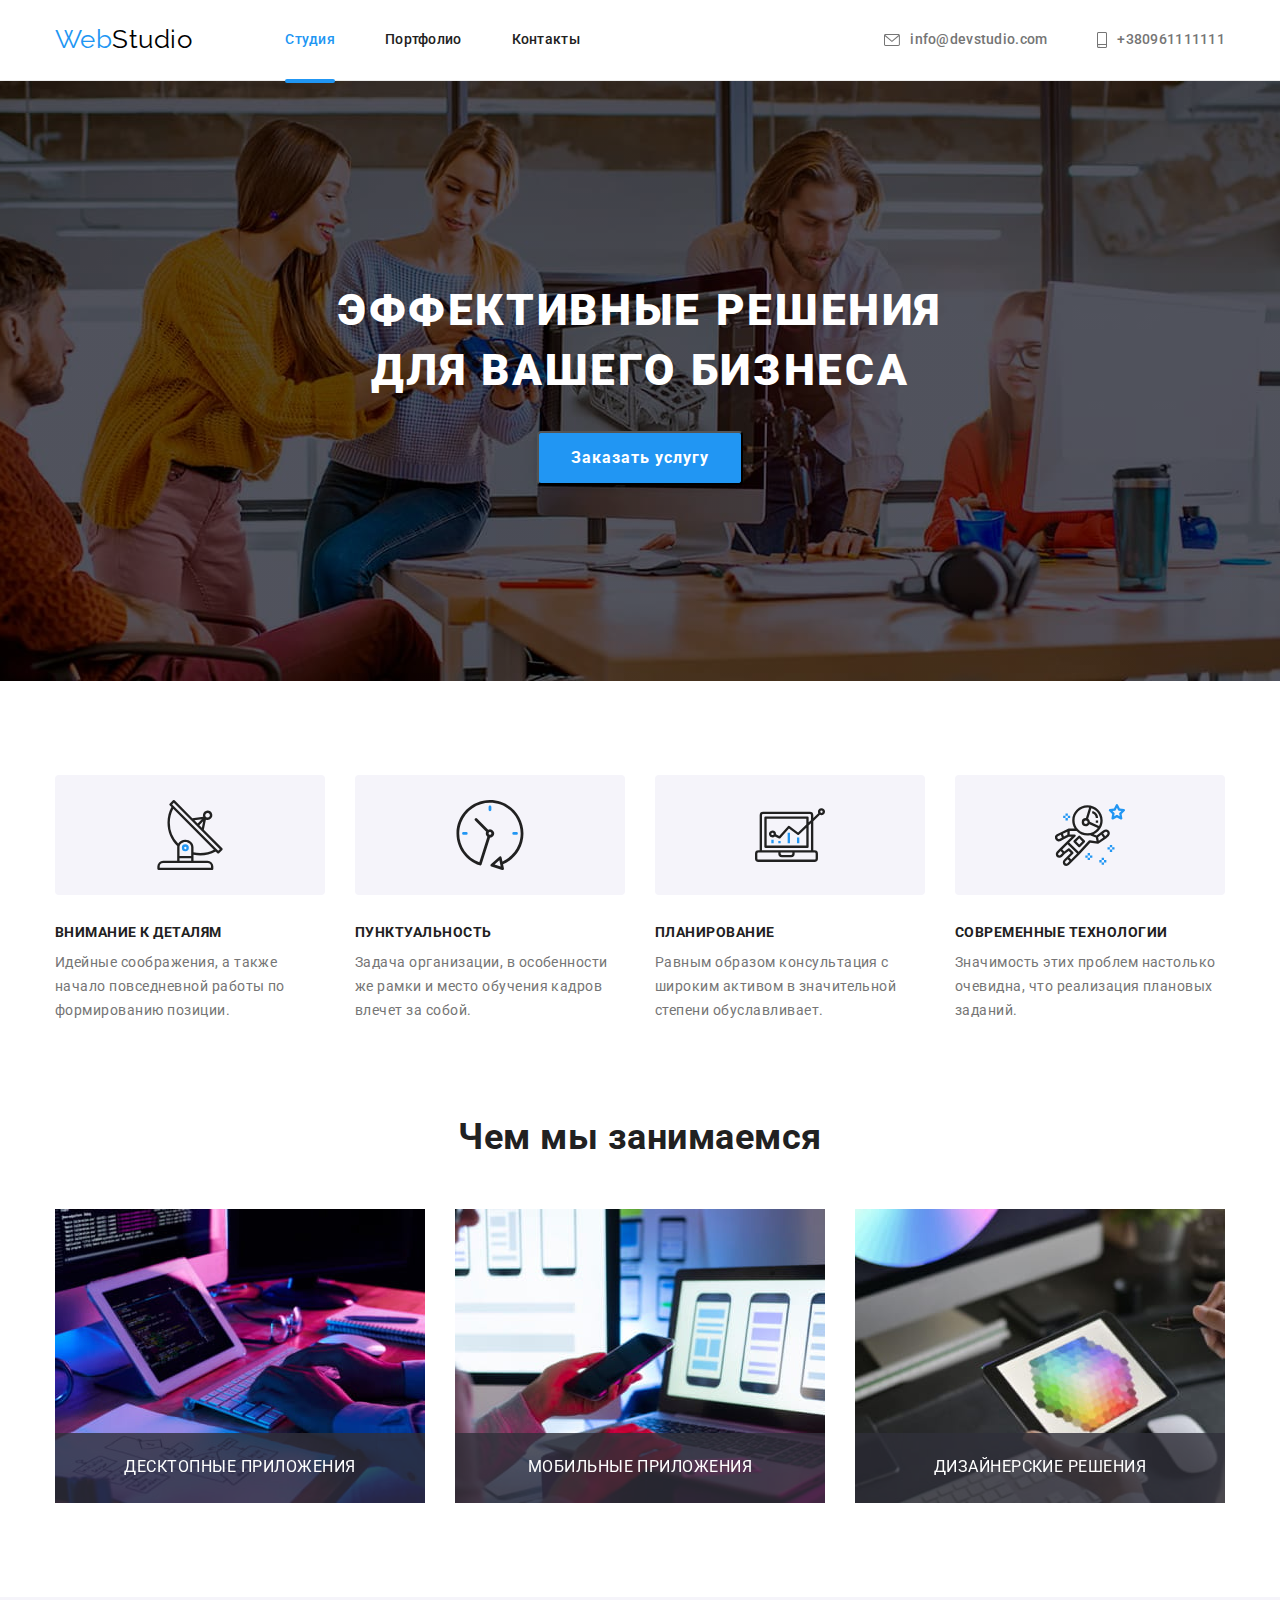
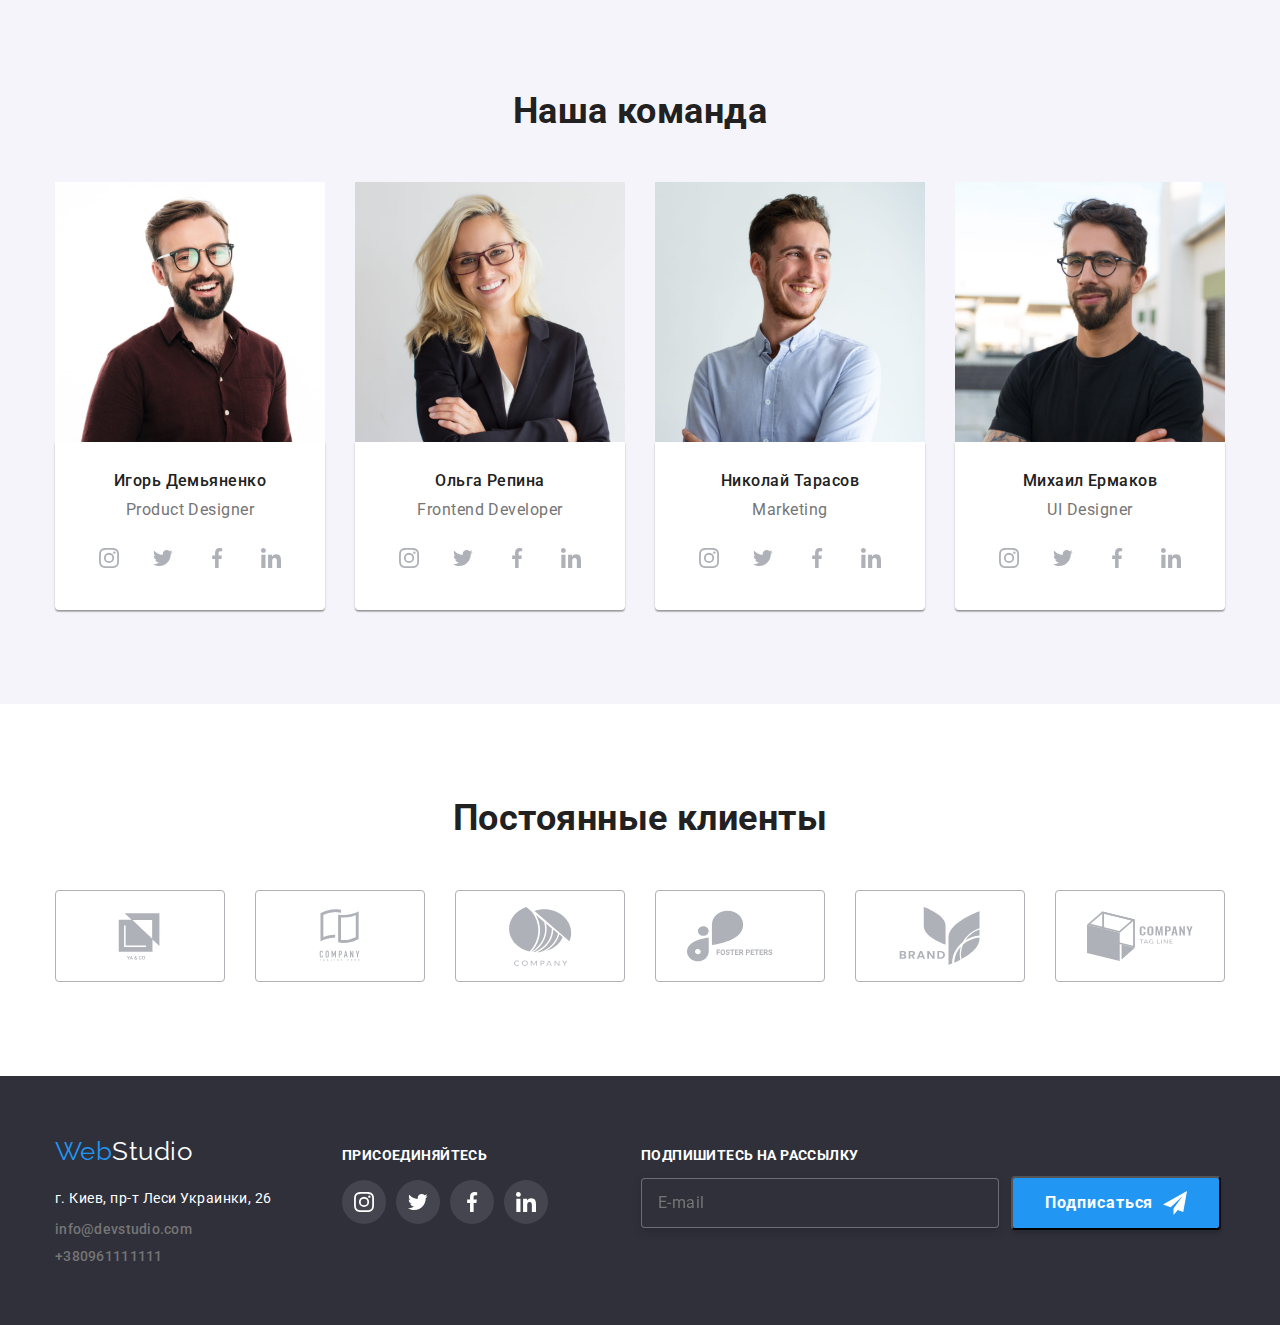
<file: index.html>
<!DOCTYPE html>
<html lang="en">
<head>
    <meta charset="UTF-8">
    <meta http-equiv="X-UA-Compatible" content="IE=edge">
    <meta name="viewport" content="width=device-width, initial-scale=1.0">
    <title>Document</title>
    <link rel="preconnect" href="https://fonts.gstatic.com">
    <link href="https://fonts.googleapis.com/css2?family=Raleway:wght@700&family=Roboto:wght@400;500;700;900&display=swap"
    rel="stylesheet">
    <link rel="stylesheet" href="https://cdnjs.cloudflare.com/ajax/libs/modern-normalize/1.0.0/modern-normalize.min.css">
    <link rel="stylesheet" href="./css/styles.css">
    <link rel="stylesheet" href="./css/main.min.css">
</head>
<body>
    <header class="header">
        <div class="container header__container">
            <nav class="nav">
                
                <a class="logo" href="/">Web<span class="header__logo">Studio</span></a>
                
                <ul class="nav__list">
                    <li class="nav__item"><a class="nav__link nav__link--active" href="./index.html">Студия</a></li>
                    <li class="nav__item"><a class="nav__link" href="./portfolio.html">Портфолио</a></li>
                    <li class="nav__item"><a class="nav__link" href="">Контакты</a></li>
                </ul>
                        
            </nav>
            
            <ul class="contacts">
                <li class="contacts__item">
                    <a class="contacts__link contacts__link--header" href="mailto:info@devstudio.com" >
                        <svg class="contacts__icon" width="16px" height="12px">
                            <use href="./images/icons.svg#icon-mail"></use>
                        </svg> info@devstudio.com</a>
                    
                </li>
                <li class="contacts__item contacts__item--tel">
                    <a class="contacts__link contacts__link--header" href="tel:+380961111111">
                        <svg class="contacts__icon" width="10px" height="16px">
                            <use href="./images/icons.svg#icon-phone"></use>
                        </svg>+380961111111</a>
                </li>
            </ul>
        </div>
    </header>

    <main>
        <section class="hero overlay">
           <div class="container">
                <h1 class="hero__subject">Эффективные решения <br> для вашего бизнеса</h1>
                <button data-modal-open class="hero__button" type="button">Заказать услугу</button>
               
                <div class="backdrop is-hidden" data-modal>
                    <div class="modal">
                        
                        <button data-modal-close class="close">
                            <svg class="close__icon">
                                <use href="./images/icons.svg#icon-close"></use>
                            </svg>
                        </button>

                        <p class="modal__title">Оставьте свои данные, мы вам перезвоним</p>
                        
                        <form action="#" class="modal__form">

                            <label class="modal__field">Имя
                                <input class="modal__input" type="text" name="user-name" required>
                                <svg class="modal__icons">
                                    <use href="./images/icons.svg#icon-person"></use>
                                </svg>
                            </label>

                            <label class="modal__field">Телефон
                                <input class="modal__input" type="tel" name="user-tel" required>
                                <svg class="modal__icons">
                                    <use href="./images/icons.svg#icon-tel"></use>
                                </svg>
                            </label>

                            <label class="modal__field">Почта
                                <input class="modal__input" type="email" name="user-email" required>
                                <svg class="modal__icons">
                                    <use href="./images/icons.svg#icon-e-mail"></use>
                                </svg>
                            </label>

                            <label class="modal__field">Комментарий
                                <textarea class="modal__text" name="user-comment" placeholder="Введите текст"></textarea>
                            </label>
                           
                            <label for="checkbox" class="modal__checkbox">
                                <input type="checkbox" name="checkbox" id="checkbox" class="modal__check">
                                <span class="modal__checked"></span>
                                    Соглашаюсь с рассылкой и принимаю <a class="modal__doc" href="">Условия договора</a>
                            </label>
                            
                            <button type="submit" class="form__button">Отправить</button>

                        </form>


                    </div>
                </div> 
            </div>
        </section>

        <section class="features">
            <!--<h2>Особености</h2>-->
            <div class="container">
             <ul class="features__list">
                    <li class="features__item">
                        <div class="features__picture">
                            <svg class="antenna" width=70 height=70>
                                <use href="./images/icons.svg#icon-antenna"></use>
                            </svg>
                        </div>
                        <h3 class="features__title">Внимание к деталям</h3>
                        <p class="features__text">Идейные соображения, а также начало повседневной работы по формированию позиции.</p>
                    </li>
                    <li class="features__item">
                        <div class="features__picture">
                            <svg class="clock" width=70 height=70>
                                <use href="./images/icons.svg#icon-clock"></use>
                            </svg>
                        </div>
                        <h3 class="features__title">Пунктуальность</h3>
                        <p class="features__text">Задача организации, в особенности же рамки и место обучения кадров влечет за собой.</p>
                    </li>
                    <li class="features__item">
                        <div class="features__picture">
                            <svg class="diagram" width=70 height=70>
                                <use href="./images/icons.svg#icon-diagram"></use>
                            </svg>
                        </div>
                        <h3 class="features__title">Планирование</h3>
                        <p class="features__text">Равным образом консультация с широким активом в значительной степени обуславливает.</p>
                    </li>
                    <li class="features__item">
                        <div class="features__picture">
                            <svg class="astronaut" width=70 height=70>
                                <use href="./images/icons.svg#icon-astronaut"></use>
                            </svg>
                        </div>
                        <h3 class="features__title">Современные технологии</h3>
                        <p class="features__text">Значимость этих проблем настолько очевидна, что реализация плановых заданий.</p>
                    </li>
                </ul>
            </div>
        </section>
    
        <section class="image">
            <div class="container">

                <h2 class="caption">Чем мы занимаемся</h2>

                <ul class="image__list">
                    <li class="image__item">
                        <img src="./images/image1.jpg" alt="руки-на-клавіатурі" width="370">
                        <p class="image__label">Десктопные приложения</p>
                    </li>
                    <li class="image__item">
                        <img src="./images/image2.jpg" alt="телефон-в-руках-і-ноутбук" width="370">
                        <p class="image__label">Мобильные приложения</p>
                    </li>
                    <li class="image__item">
                        <img src="./images/image3.jpg" alt="планшет" width="370">
                        <p class="image__label">Дизайнерские решения</p>
                    </li>
                </ul>
            </div>
        </section>  

        <section class="our-team">
           <div class="container">
                <h2 class="caption">Наша команда</h2>

                <ul class="team">
                    <li class="team__item">
                        <img class="team__img" src="./images/photo1.jpg" alt="Ігор" width="260">
                       <div class="team__contacts">
                            <h3 class="team__caption">Игорь Демьяненко</h3>
                            <p class="team__text">Product Designer</p>
                            <ul class="socials">
                                <li class="socials__item">
                                    <a class="socials__link" href="">
                                        <svg class="socials__icon">
                                            <use href="./images/icons.svg#icon-instagram"></use>
                                        </svg>
                                    </a>
                                </li>
                                <li class="socials__item">
                                    <a class="socials__link" href="">
                                        <svg class="socials__icon">
                                            <use href="./images/icons.svg#icon-twitter"></use>
                                        </svg>
                                    </a>
                                </li>
                                <li class="socials__item">
                                    <a class="socials__link" href="">
                                        <svg class="socials__icon">
                                            <use href="./images/icons.svg#icon-facebook"></use>
                                        </svg>
                                    </a>
                                </li>
                                <li class="socials__item">
                                    <a class="socials__link" href="">
                                        <svg class="socials__icon">
                                            <use href="./images/icons.svg#icon-linkedin"></use>
                                        </svg>
                                    </a>
                                </li>
                            </ul>
                        </div>
                    </li>
                    <li class="team__item">
                        <img class="team__img" src="./images/photo2.jpg" alt="Ольга" width="260">
                        <div class="team__contacts">
                            <h3 class="team__caption">Ольга Репина</h3>
                            <p class="team__text">Frontend Developer</p>
                            <ul class="socials">
                                <li class="socials__item">
                                    <a class="socials__link" href="">
                                        <svg class="socials__icon">
                                            <use href="./images/icons.svg#icon-instagram"></use>
                                        </svg>
                                    </a>
                                </li>
                                <li class="socials__item">
                                    <a class="socials__link" href="">
                                        <svg class="socials__icon">
                                            <use href="./images/icons.svg#icon-twitter"></use>
                                        </svg>
                                    </a>
                                </li>
                                <li class="socials__item">
                                    <a class="socials__link" href="">
                                        <svg class="socials__icon">
                                            <use href="./images/icons.svg#icon-facebook"></use>
                                        </svg>
                                    </a>
                                </li>
                                <li class="socials__item">
                                    <a class="socials__link" href="">
                                        <svg class="socials__icon">
                                            <use href="./images/icons.svg#icon-linkedin"></use>
                                        </svg>
                                    </a>
                                </li>
                            </ul>
                        </div>
                    </li>
                    <li class="team__item">
                        <img class="team__img" src="./images/photo3.jpg" alt="Николай" width="260">
                        <div class="team__contacts">
                            <h3 class="team__caption">Николай Тарасов</h3>
                            <p class="team__text">Marketing</p>
                            <ul class="socials">
                                <li class="socials__item">
                                    <a class="socials__link" href="">
                                        <svg class="socials__icon">
                                            <use href="./images/icons.svg#icon-instagram"></use>
                                        </svg>
                                    </a>
                                </li>
                                <li class="socials__item">
                                    <a class="socials__link" href="">
                                        <svg class="socials__icon">
                                            <use href="./images/icons.svg#icon-twitter"></use>
                                        </svg>
                                    </a>
                                </li>
                                <li class="socials__item">
                                    <a class="socials__link" href="">
                                        <svg class="socials__icon">
                                            <use href="./images/icons.svg#icon-facebook"></use>
                                        </svg>
                                    </a>
                                </li>
                                <li class="socials__item">
                                    <a class="socials__link" href="">
                                        <svg class="socials__icon">
                                            <use href="./images/icons.svg#icon-linkedin"></use>
                                        </svg>
                                    </a>
                                </li>
                            </ul>
                        </div>
                    </li>
                    <li class="team__item">
                        <img class="team__img" src="./images/photo4.jpg" alt="Михаил" width="260">
                        <div class="team__contacts">
                            <h3 class="team__caption">Михаил Ермаков</h3>
                            <p class="team__text">UI Designer</p>
                            <ul class="socials">
                                <li class="socials__item">
                                    <a class="socials__link" href="">
                                        <svg class="socials__icon">
                                            <use href="./images/icons.svg#icon-instagram"></use>
                                        </svg>
                                    </a>
                                </li>
                                <li class="socials__item">
                                    <a class="socials__link" href="">
                                        <svg class="socials__icon">
                                            <use href="./images/icons.svg#icon-twitter"></use>
                                        </svg>
                                    </a>
                                </li>
                                <li class="socials__item">
                                    <a class="socials__link" href="">
                                        <svg class="socials__icon">
                                            <use href="./images/icons.svg#icon-facebook"></use>
                                        </svg>
                                    </a>
                                </li>
                                <li class="socials__item">
                                    <a class="socials__link" href="">
                                        <svg class="socials__icon">
                                            <use href="./images/icons.svg#icon-linkedin"></use>
                                        </svg>
                                    </a>
                                </li>
                            </ul>
                        </div>
                    </li>
                </ul>
            </div>
        </section>

        <section class="client">
            <div class="container">
                <h2 class="caption">Постоянные клиенты</h2>
                <ul class="client__list">
                    <li class="client__item">
                        <a class="client__link" href="">
                            <svg class="client__icon">
                                <use href="./images/icons.svg#icon-client1"></use>
                            </svg>
                        </a>
                    </li>
                    <li class="client__item">
                        <a class="client__link" href="">
                            <svg class="client__icon">
                                <use href="./images/icons.svg#icon-client2"></use>
                            </svg>
                        </a>
                    </li>
                    <li class="client__item">
                        <a class="client__link" href="">
                            <svg class="client__icon">
                                <use href="./images/icons.svg#icon-client3"></use>
                            </svg>
                        </a>
                    </li>
                    <li class="client__item">
                        <a class="client__link" href="">
                            <svg class="client__icon">
                                <use href="./images/icons.svg#icon-client4"></use>
                            </svg>
                        </a>
                    </li>
                    <li class="client__item">
                        <a class="client__link" href="">
                            <svg class="client__icon">
                                <use href="./images/icons.svg#icon-client5"></use>
                            </svg>
                        </a>
                    </li>
                    <li class="client__item">
                        <a class="client__link" href="">
                            <svg class="client__icon">
                                <use href="./images/icons.svg#icon-client6"></use>
                            </svg>
                        </a>
                    </li>
                </ul>
            </div>
        </section>

    </main>

    <footer class="footer">
        <div class="container footer__container">
           <div>
                <a class="logo" href="/">Web<span class="footer__logo">Studio</span></a>
                
                <address class="footer__address">г. Киев, пр-т Леси Украинки, 26</address>

                <ul class="contacts contacts--footer">
                    <li class="contacts__item contacts__item--mail ">
                        <a class="contacts__link" href="mailto:info@devstudio.com">info@devstudio.com</a>
                    </li>
                    <li class="contacts__item">
                        <a class="contacts__link" href="tel:+380961111111">+380961111111</a>
                    </li>
                </ul>
            </div>

            <div class="footer__socials">
                <h2 class="footer__caption">ПРИСОЕДИНЯЙТЕСЬ</h2>

                <ul class="socials">
                    <li class="socials__item">
                        <a class="socials__link socials__link--footer" href="">
                            <svg class="socials__icon">
                                <use href="./images/icons.svg#icon-instagram"></use>
                            </svg>
                        </a>
                    </li>
                    <li class="socials__item">
                        <a class="socials__link socials__link--footer" href="">
                            <svg class="socials__icon">
                                <use href="./images/icons.svg#icon-twitter"></use>
                            </svg>
                        </a>
                    </li>
                    <li class="socials__item">
                        <a class="socials__link socials__link--footer" href="">
                            <svg class="socials__icon">
                                <use href="./images/icons.svg#icon-facebook"></use>
                            </svg>
                        </a>
                    </li>
                    <li class="socials__item">
                        <a class="socials__link socials__link--footer" href="">
                            <svg class="socials__icon">
                                <use href="./images/icons.svg#icon-linkedin"></use>
                            </svg>
                        </a>
                    </li>
                </ul>
            </div>

            <div class="footer__form">
                <p class="footer__caption">ПОДПИШИТЕСЬ НА РАССЫЛКУ</p>
                <form action="#" class="footer__field">      
                       
                    <input class="footer__input" type="email" name="email" placeholder="E-mail">
                   
                    <button type="submit" class="footer__button">Подписаться
                        <svg class="footer__icon">
                            <use href="./images/icons.svg#icon-telegram"></use>
                        </svg>
                    </button>
                </form>
            </div>

        </div>
    </footer>

    <script src="./js/modal.js"></script>

</body>
</html>
</file>
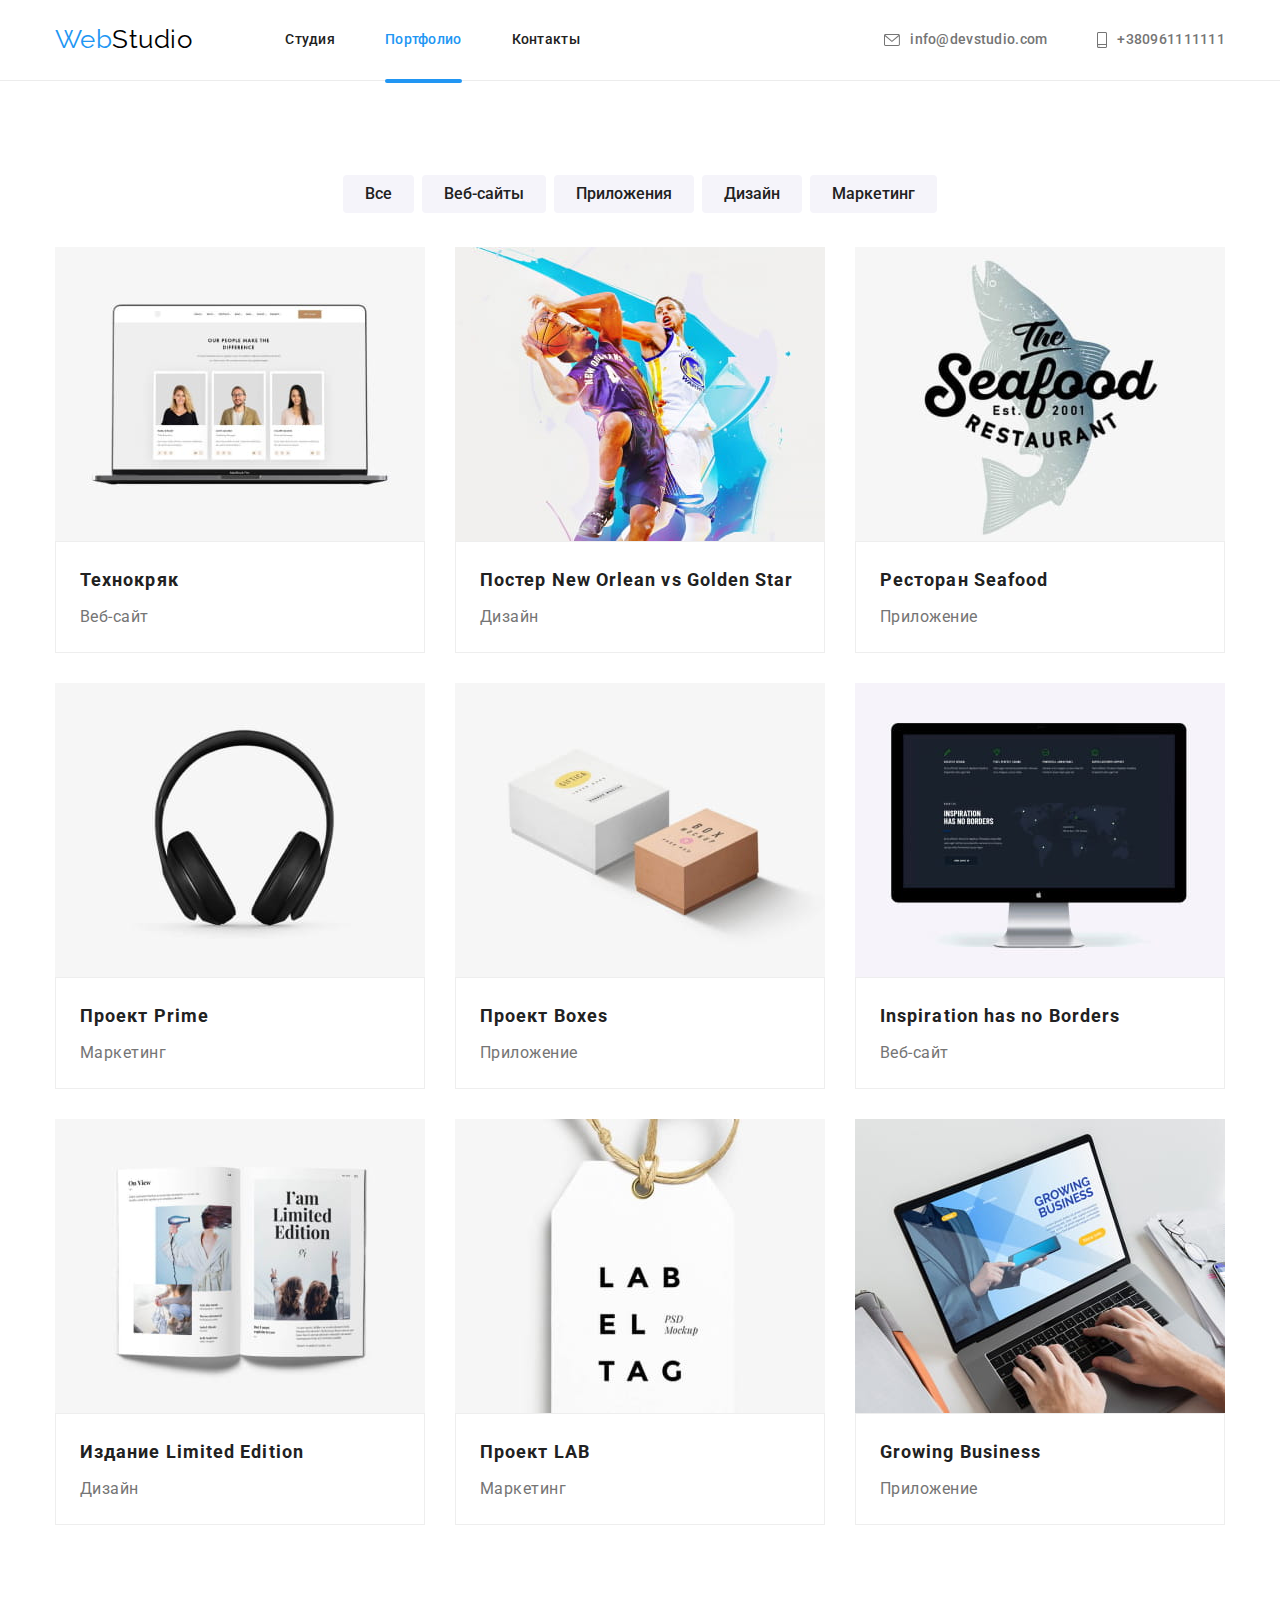
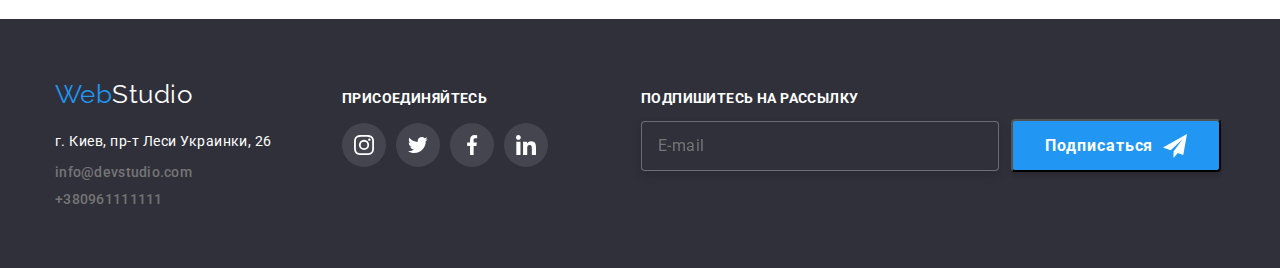
<file: portfolio.html>
<!DOCTYPE html>
<html lang="en">
<head>
    <meta charset="UTF-8">
    <meta http-equiv="X-UA-Compatible" content="IE=edge">
    <meta name="viewport" content="width=device-width, initial-scale=1.0">
    <title>Document</title>
    <link rel="preconnect" href="https://fonts.gstatic.com">
    <link href="https://fonts.googleapis.com/css2?family=Raleway:wght@700&family=Roboto:wght@400;500;700;900&display=swap"
    rel="stylesheet">
    <link rel="stylesheet" href="https://cdnjs.cloudflare.com/ajax/libs/modern-normalize/1.0.0/modern-normalize.min.css">
    <link rel="stylesheet" href="./css/styles.css">
    <link rel="stylesheet" href="./css/main.min.css">
</head>
<body>
    <header class="header">
        <div class="container header__container">
            <nav class="nav">
    
                <a class="logo" href="/">Web<span class="header__logo">Studio</span></a>
    
                <ul class="nav__list">
                    <li class="nav__item"><a class="nav__link" href="./index.html">Студия</a></li>
                    <li class="nav__item"><a class="nav__link nav__link--active" href="./portfolio.html">Портфолио</a></li>
                    <li class="nav__item"><a class="nav__link" href="">Контакты</a></li>
                </ul>
    
            </nav>
    
            <ul class="contacts">
                <li class="contacts__item">
                    <a class="contacts__link contacts__link--header" href="mailto:info@devstudio.com">
                        <svg class="contacts__icon" width="16px" height="12px">
                            <use href="./images/icons.svg#icon-mail"></use>
                        </svg> info@devstudio.com</a>
    
                </li>
                <li class="contacts__item contacts__item--tel">
                    <a class="contacts__link contacts__link--header" href="tel:+380961111111">
                        <svg class="contacts__icon" width="10px" height="16px">
                            <use href="./images/icons.svg#icon-phone"></use>
                        </svg>+380961111111</a>
                </li>
            </ul>
        </div>
    </header>

    <main>
        <section class="buttons">
            <div class="container">
                <ul class="buttons__list">
                    <li class="buttons__item"> <button class="buttons__link" type="button">Все</button></li>
                    <li class="buttons__item"> <button class="buttons__link" type="button">Веб-сайты</button></li>
                    <li class="buttons__item"> <button class="buttons__link" type="button">Приложения</button></li>
                    <li class="buttons__item"> <button class="buttons__link" type="button">Дизайн</button></li>
                    <li class="buttons__item"> <button class="buttons__link" type="button">Маркетинг</button></li>
                </ul>
            
                <ul class="projects">
                    <li class="projects__item">
                        <div class="projects__hover">
                            <img src="./images/portfolio 01.jpg" alt="Технокряк" width="370px">
                            <p class="projects__content">Технокряк это современная площадка распространения коронавируса. Компании используют эту платформу
                                для цифрового
                                шпионажа и атак на защищённые сервера конкурентов.</p>   
                        </div>
                        
                        <div class="projects__description">
                            <h3 class="projects__caption">Технокряк</h3>
                            <p class="projects__text">Веб-сайт</p>
                        </div>
                    </li>
                    <li class="projects__item">
                        <div class="projects__hover">
                            <img src="./images/portfolio 02.jpg" alt="Постер New Orlean vs Golden Star" width="370px">
                            <p class="projects__content">Lorem ipsum dolor sit amet consectetur adipisicing elit. Nihil, illum!</p>
                        </div>
                        <div class="projects__description">
                            <h3 class="projects__caption">Постер New Orlean vs Golden Star</h3>
                            <p class="projects__text">Дизайн</p>
                        </div>
                    </li>
                    <li class="projects__item">
                        <div class="projects__hover">
                            <img src="./images/portfolio 03.jpg" alt="Ресторан Seafood" width="370px">
                            <p class="projects__content">Lorem ipsum dolor sit amet, consectetur adipisicing elit. Possimus, illo?</p>
                        </div>
                        <div class="projects__description">
                            <h3 class="projects__caption">Ресторан Seafood</h3>
                            <p class="projects__text">Приложение</p>
                        </div>
                        
                    </li>
                    <li class="projects__item">
                        <div class="projects__hover">
                            <img src="./images/portfolio 04.jpg" alt="Проект Prime" width="370px">
                            <p class="projects__content">Lorem, ipsum dolor sit amet consectetur adipisicing elit. Quod, repellat.</p>
                        </div>
                        <div class="projects__description">
                            <h3 class="projects__caption">Проект Prime</h3>
                            <p class="projects__text">Маркетинг</p>
                        </div>
                    </li>
                    <li class="projects__item">
                        <div class="projects__hover">
                            <img src="./images/portfolio 05.jpg" alt="Проект Boxes" width="370px">
                            <p class="projects__content">Lorem, ipsum dolor sit amet consectetur adipisicing elit. Quod, repellat.</p>
                        </div>
                        <div class="projects__description">
                            <h3 class="projects__caption">Проект Boxes</h3>
                            <p class="projects__text">Приложение</p>
                        </div>
                        
                    </li>
                    <li class="projects__item">
                        <div class="projects__hover">
                            <img src="./images/portfolio 06.jpg" alt="Inspiration has no Borders" width="370px">
                            <p class="projects__content">Lorem, ipsum dolor sit amet consectetur adipisicing elit. Quod, repellat.</p>
                        </div>
                        <div class="projects__description">
                            <h3 class="projects__caption">Inspiration has no Borders</h3>
                            <p class="projects__text">Веб-сайт</p>
                        </div>
                    </li>
                    <li class="projects__item">
                        <div class="projects__hover">
                            <img src="./images/portfolio 07.jpg" alt="Издание Limited Edition" width="370px">
                            <p class="projects__content">Lorem, ipsum dolor sit amet consectetur adipisicing elit. Quod, repellat.</p>
                        </div>
                        <div class="projects__description">
                            <h3 class="projects__caption">Издание Limited Edition</h3>
                            <p class="projects__text">Дизайн</p>
                        </div>
                    </li>
                    <li class="projects__item">
                        <div class="projects__hover">
                            <img src="./images/portfolio 08.jpg" alt="Проект LAB" width="370px">
                            <p class="projects__content">Lorem, ipsum dolor sit amet consectetur adipisicing elit. Quod, repellat.</p>
                        </div>
                        <div class="projects__description">
                            <h3 class="projects__caption">Проект LAB</h3>
                            <p class="projects__text">Маркетинг</p>
                        </div>
                    </li>
                    <li class="projects__item">
                        <div class="projects__hover">
                            <img src="./images/portfolio 09.jpg" alt="Growing Business" width="370px">
                            <p class="projects__content">Lorem, ipsum dolor sit amet consectetur adipisicing elit. Quod, repellat.</p>
                        </div>
                        <div class="projects__description">
                            <h3 class="projects__caption">Growing Business</h3>
                            <p class="projects__text">Приложение</p>
                        </div>
                    </li>
                    
                </ul>
            </div>
        </section>


    </main>

    <footer class="footer">
        <div class="container footer__container">
            <div>
                <a class="logo" href="/">Web<span class="footer__logo">Studio</span></a>
    
                <address class="footer__address">г. Киев, пр-т Леси Украинки, 26</address>
    
                <ul class="contacts contacts--footer">
                    <li class="contacts__item contacts__item--mail ">
                        <a class="contacts__link" href="mailto:info@devstudio.com">info@devstudio.com</a>
                    </li>
                    <li class="contacts__item">
                        <a class="contacts__link" href="tel:+380961111111">+380961111111</a>
                    </li>
                </ul>
            </div>
    
            <div class="footer__socials">
                <h2 class="footer__caption">ПРИСОЕДИНЯЙТЕСЬ</h2>
    
                <ul class="socials">
                    <li class="socials__item">
                        <a class="socials__link socials__link--footer" href="">
                            <svg class="socials__icon">
                                <use href="./images/icons.svg#icon-instagram"></use>
                            </svg>
                        </a>
                    </li>
                    <li class="socials__item">
                        <a class="socials__link socials__link--footer" href="">
                            <svg class="socials__icon">
                                <use href="./images/icons.svg#icon-twitter"></use>
                            </svg>
                        </a>
                    </li>
                    <li class="socials__item">
                        <a class="socials__link socials__link--footer" href="">
                            <svg class="socials__icon">
                                <use href="./images/icons.svg#icon-facebook"></use>
                            </svg>
                        </a>
                    </li>
                    <li class="socials__item">
                        <a class="socials__link socials__link--footer" href="">
                            <svg class="socials__icon">
                                <use href="./images/icons.svg#icon-linkedin"></use>
                            </svg>
                        </a>
                    </li>
                </ul>
            </div>
    
            <div class="footer__form">
                <p class="footer__caption">ПОДПИШИТЕСЬ НА РАССЫЛКУ</p>
                <form action="#" class="footer__field">
    
                    <input class="footer__input" type="email" name="email" placeholder="E-mail">
    
                    <button type="submit" class="footer__button">Подписаться
                        <svg class="footer__icon">
                            <use href="./images/icons.svg#icon-telegram"></use>
                        </svg>
                    </button>
                </form>
            </div>
    
        </div>
    </footer>
</body>
</html>
</file>
<file: css/styles.css>
/*HEADER*/
.header {
  display: flex;
  align-items: center;

  border-bottom: 1px solid #ececec;
}
.nav {
  display: flex;
}
.nav-link {
  position: relative;
  display: block;
  padding-top: 32px;
  padding-bottom: 32px;

  color: var(--title-text-color);
  font-weight: 500;
  font-size: 14px;
  line-height: 1.14;
  letter-spacing: 0.02em;
  text-decoration: none;
  transition: color 250ms cubic-bezier(0.4, 0, 0.2, 1);
}

.nav-list {
  display: flex;
  margin: 0;
  padding: 0;
}

.nav-list .nav-item {
  margin-right: 50px;
}

.nav-list .nav-item:last-child {
  margin-right: 0;
}
.contacts-list a {
  transition-property: color fill;
  transition-duration: 250ms;
  transition-timing-function: cubic-bezier(0.4, 0, 0.2, 1);
}
.contacts-list a:hover {
  color: var(--link-color);
  fill: currentColor;
}

.nav-link:hover,
.nav-link:focus,
.nav-link.active {
  color: var(--link-color);
}

.nav-link.active::after {
  content: "";
  display: block;
  position: absolute;
  bottom: -3px;
  margin-top: 28px;
  padding-bottom: 0;
  width: 100%;
  height: 4px;
  background: var(--link-color);
  border-radius: 4px;
}

.nav-list .nav-link.current {
  color: var(--link-color);
}

.nav .logo {
  margin-right: 93px;
  padding-top: 24px;
  padding-bottom: 25px;
}
.logo {
  display: block;
  color: var(--link-color);
  font-family: Raleway;
  font-size: 26px;
  line-height: 1.19;
  text-decoration: none;
}
.studio {
  color: var(--studio-color);
  font-family: Raleway;
  font-size: 26px;
  line-height: 1.19;
  text-decoration: none;
}

.contacts-link {
  display: flex;
  align-items: center;
  padding-top: 32px;
  padding-bottom: 32px;
  padding-left: 0;
  color: var(--primary-text-color);
  font-weight: 500;
  font-size: 14px;
  line-height: 1.14;
  letter-spacing: 0.02em;
  text-decoration: none;
  fill: #757575;

  transition-property: color fill;
  transition-duration: 250ms;
  transition-timing-function: cubic-bezier(0.4, 0, 0.2, 1);
}
.contacts-link:hover,
.contacts-link:focus {
  fill: var(--link-color);
  color: var(--link-color);
}
.contacts-list {
  display: flex;
  margin-left: auto;
  align-items: center;
}
.contacts-list .item + .item {
  margin-left: 50px;
}

.icon {
  margin-right: 10px;
}

/*HEADER*/

/*HERO SECTION*/
.hero {
  background-color: var(--footer-background-color);
  color: var(--body-background-color);
  padding-top: 200px;
  padding-bottom: 200px;
  margin-bottom: 0px;
  text-align: center;
}
.hero-subject {
  font-weight: 900;
  font-size: 44px;
  line-height: 1.36;
  letter-spacing: 0.06em;
  text-align: center;
  text-transform: uppercase;
}

.hero-button {
  margin-top: 30px;
  align-items: center;
  text-align: center;
  box-shadow: 0px 4px 4px rgba(0, 0, 0, 0.15);
  border-radius: 4px;
  padding: 10px 32px;
  background-color: var(--link-color);
  font-weight: 700;
  font-size: 16px;
  line-height: 1.87;
  letter-spacing: 0.06em;
  cursor: pointer;
}

.hero-button,
.button:hover,
.button:focus {
  color: var(--body-background-color);
  background-color: var(--link-color);
  box-shadow: 0px 3px 1px rgba(0, 0, 0, 0.1), 0px 1px 2px rgba(0, 0, 0, 0.08),
    0px 2px 2px rgba(0, 0, 0, 0.12);
}

.overlay {
  max-width: 1600px;
  height: 600px;
  margin-left: auto;
  margin-right: auto;
  background-image: linear-gradient(
      to right,
      rgba(0, 0, 0, 0.4),
      rgba(0, 0, 0, 0.4)
    ),
    url(../images/hero.jpg);
  background-size: cover;
  background-repeat: no-repeat;
  background-position: center;
}

.button-section {
  padding-top: 94px;
  padding-bottom: 94px;
}
.button {
  border-radius: 4px;
  border: transparent;
  padding: 6px 22px;
  color: var(--title-text-color);
  background-color: var(--team-section-color);
  font-weight: 500;
  font-size: 16px;
  line-height: 1.62;
  text-align: center;
  cursor: pointer;
  transition-property: background-color color;
  transition-duration: 250ms;
  transition-timing-function: cubic-bezier(0.4, 0, 0.2, 1);
}

.button-list {
  display: flex;
  flex-direction: row;
  justify-content: center;
  margin-top: 0;
  margin-bottom: 34px;
}
.button-list li {
  margin-right: 8px;
}
.button-list li:last-child {
  margin-right: 0px;
}
/*HERO SECTION*/

/*Features*/
.features {
  padding-top: 94px;
}
.features-list .title {
  color: var(--title-text-color);
  font-weight: 700;
  font-size: 14px;
  line-height: 1.14;
  text-transform: uppercase;
}
.features-list {
  display: flex;
  flex-direction: row;
  font-size: 14px;
  line-height: 1.71;
  margin-top: 0;
  margin-bottom: 0px;
}
.features-item {
  margin-right: 30px;
}

.features-item:last-child {
  margin-right: 0px;
}
.features-title {
  margin-top: 0;
  margin-bottom: 0;
}
.features-list p {
  margin-top: 0;
  margin-bottom: 0;
}

.title {
  margin-bottom: 10px;
  margin-top: 0px;
}
.features-icon-background {
  display: flex;
  align-items: center;
  justify-content: center;
  width: 270px;
  height: 120px;
  background: #f5f4fa;
  border-radius: 4px;
  margin-bottom: 30px;
  margin-right: 0;
}
.antenna {
  display: inline-block;
}
/*Features*/

/*IMG-SECTION*/
.img-section {
  padding-top: 94px;
  padding-bottom: 94px;
}
.caption {
  margin-top: 0;
  margin-bottom: 50px;
  color: var(--title-text-color);
  font-weight: 700;
  font-size: 36px;
  line-height: 1.16;
  text-align: center;
}
.images-list {
  display: flex;
  flex-direction: row;

  padding-left: 0;
  margin-top: 0;
  margin-bottom: 0;
}
.images-list li {
  margin-right: 30px;
  position: relative;
}
.images-list li:last-child {
  margin-right: 0px;
}

.label {
  position: absolute;
  margin: 0;
  bottom: 0;
  left: 0;
  width: 100%;
  height: 70px;
  background: rgba(47, 48, 58, 0.8);
  display: flex;
  text-align: center;
  justify-content: center;
  align-items: center;
  color: #fff;
  text-transform: uppercase;
}
/*IMG-SECTION*/

/*PROJECT SECTION portfolio*/
.projects-item {
  padding: 20px 24px;
  background: #ffffff;
  border: 1px solid #eeeeee;
  box-sizing: border-box;
}
.projects {
  display: flex;
  flex-wrap: wrap;
  padding-left: 0;
}
.projects li {
  width: 370px;
  margin-right: 30px;
  margin-bottom: 30px;
  background: #ffffff;
  display: inline-block;
  transition: box-shadow 250ms cubic-bezier(0.4, 0, 0.2, 1);
}
.projects li:nth-child(3n) {
  margin-right: 0px;
}
.projects li:nth-last-child(-n + 3) {
  margin-bottom: 0px;
}
.projects h3 {
  margin-bottom: 4px;
  color: var(--title-text-color);
  font-weight: bold;
  font-size: 18px;
  line-height: 2;
  letter-spacing: 0.06em;
}

.projects p {
  margin: 0;
  font-size: 16px;
  line-height: 1.87;
}

.projects a {
  text-decoration: none;
  color: var(--primary-text-color);
}
.projects li:hover,
.projects li:focus {
  box-shadow: 0px 1px 1px rgba(0, 0, 0, 0.12), 0px 4px 4px rgba(0, 0, 0, 0.06),
    1px 4px 6px rgba(0, 0, 0, 0.16);
  cursor: pointer;
}
.projects li:hover .hover-text,
.projects li:focus .hover-text {
  box-shadow: 0px 1px 1px rgba(0, 0, 0, 0.12), 0px 4px 4px rgba(0, 0, 0, 0.06),
    1px 4px 6px rgba(0, 0, 0, 0.16);
  cursor: pointer;
  opacity: 1;
  transform: translateY(-100%);
}
.projects li:hover ::before,
.projects li:focus ::before {
  opacity: 1;
}
.projects li:hover .hover-img::before {
  transform: translateY(0);
}
.hover-text {
  position: absolute;
  display: flex;
  justify-content: center;
  align-items: center;
  padding: 63px 24px;
  color: #ffffff;
  font-size: 18px;
  line-height: 1.55;
  opacity: 0;
  transition: transform 250ms cubic-bezier(0.4, 0, 0.2, 1);
}
.hover-img::before {
  content: "";
  display: inline-block;
  position: absolute;
  width: 100%;
  height: 100%;
  background-color: rgba(33, 150, 243, 0.9);
  opacity: 0;
  transform: translateY(100%);
  transition: transform 250ms cubic-bezier(0.4, 0, 0.2, 1);
}

.hover-img {
  position: relative;
  overflow: hidden;
}

/*PROJECT SECTION*/

/*TEAM SECTION*/
.name {
  padding-top: 30px;
  padding-bottom: 30px;
  background-color: #ffff;
  box-shadow: 0px 1px 3px rgba(0, 0, 0, 0.12), 0px 1px 1px rgba(0, 0, 0, 0.14),
    0px 2px 1px rgba(0, 0, 0, 0.2);
  border-radius: 0px 0px 4px 4px;
}
.name h3 {
  margin-bottom: 10px;
  color: var(--title-text-color);
  font-weight: 500;
  font-size: 16px;
  line-height: 1.18;
  text-align: center;
  letter-spacing: 0.03em;
}
.our-team {
  padding-top: 94px;
  padding-bottom: 94px;
  background-color: var(--team-section-color);
}
.team-item {
  margin-right: 30px;
  width: 270px;
  background-color: #ffff;
}
.team-card li:last-child {
  margin-right: 0;
}
.team-card p {
  margin: 0;
  font-size: 16px;
  line-height: 1.18;
  text-align: center;
  letter-spacing: 0.03em;
}
.team-card {
  display: flex;
  padding-left: 0;
  margin-top: 0;
  margin-bottom: 0;
}
.team-card img {
  width: 100%;
  margin-top: 0;
}
.icons-list {
  display: flex;
  align-items: center;
  justify-content: center;
  margin-top: 16px;
}
.icons-list li {
  margin-right: 10px;
}

.team-link {
  display: flex;
  align-items: center;
  justify-content: center;
  width: 44px;
  height: 44px;
  border-radius: 50%;
  fill: var(--icon-color);
  transition-property: background-color fill;
  transition-duration: 250ms;
  transition-timing-function: cubic-bezier(0.4, 0, 0.2, 1);
}

.team-icon {
  width: 20px;
  height: 20px;
}

.team-link:hover,
.team-link:focus {
  fill: var(--team-section-color);
  background-color: var(--link-color);
}

/*TEAM SECTION*/

/*best-client*/
.best-client {
  padding-top: 94px;
  padding-bottom: 94px;
}
.client-list {
  display: flex;
  align-items: center;
  justify-content: center;
}
.client-list li {
  margin-right: 30px;
}
.client-link {
  display: flex;
  align-items: center;
  justify-content: center;
  width: 170px;
  height: 92px;
  border: 1px solid var(--icon-color);
  border-radius: 4px;
  fill: var(--icon-color);
  transition-property: border fill;
  transition-duration: 250ms;
  transition-timing-function: cubic-bezier(0.4, 0, 0.2, 1);
}
.client-list li:last-child {
  margin-right: 0;
}
.client-icon {
  width: 106px;
  height: 60px;
}
.client-link:hover,
.client-link:focus {
  fill: var(--link-color);
  cursor: pointer;
  border: 1px solid var(--link-color);
}

/*best-client*/

/*FOOTER*/

.footer {
  padding-top: 60px;
  padding-bottom: 60px;
  background-color: var(--footer-background-color);
}
.footer .logo {
  padding: 0;
  margin-bottom: 20px;
}
.address {
  margin-bottom: 9px;
  color: var(--body-background-color);
  font-size: 14px;
  line-height: 1.71;
  font-style: normal;
}
.contacts-list-footer {
  padding: 0;
  margin: 0;
}
.contacts-list-footer a {
  color: var(--primary-text-color);
  font-weight: 500;
  font-size: 14px;
  line-height: 1.14;
  letter-spacing: 0.02em;
  text-decoration: none;
}
.contacts-footer {
  margin-bottom: 9px;
  font-size: 14px;
  line-height: 1.71;
  color: rgba(255, 255, 255, 0.6);
}

.footer-studio {
  color: var(--body-background-color);
  font-family: Raleway;
  font-size: 26px;
  line-height: 1.19;
}

.footer-icons-link {
  display: flex;
  align-items: center;
  justify-content: center;
  width: 44px;
  height: 44px;
  margin-right: 10px;
  background-color: rgba(255, 255, 255, 0.1);
  border-radius: 50%;
  transition-property: background-color fill;
  transition-duration: 250ms;
  transition-timing-function: cubic-bezier(0.4, 0, 0.2, 1);
}
.footer-icons-list {
  display: flex;
  align-items: center;
  justify-content: center;
  margin-top: 16px;
}
.footer-icon {
  width: 20px;
  height: 20px;
  fill: #ffff;
}

.footer-icons-link:hover,
.footer-icons-link:focus {
  fill: var(--team-section-color);
  background-color: var(--link-color);
  border-radius: 50%;
}
.footer-caption {
  display: flex;
  align-items: center;
  margin: 0;
  font-weight: 700;
  font-size: 14px;
  line-height: 1.14;
  letter-spacing: 0.03em;
  color: #ffff;
}
.footer-form {
  margin-left: 93px;
}
.footer-container {
  display: flex;
  align-items: baseline;
}
.media-contacts {
  padding-top: 12px;
  margin-left: 70px;
}
.footer-button {
  display: flex;
  align-items: center;
  text-align: center;
  margin-left: 12px;
  box-shadow: 0px 4px 4px rgba(0, 0, 0, 0.15);
  border-radius: 4px;
  padding: 10px 32px;
  color: #fff;
  background-color: var(--link-color);
  font-weight: 700;
  font-size: 16px;
  line-height: 1.87;
  letter-spacing: 0.06em;
  cursor: pointer;
}
.icon-telegram {
  width: 24px;
  height: 24px;
  margin-left: 10px;
}
.footer-form {
  display: flex;
  flex-direction: column;
}
.form-footer {
  display: flex;
  justify-content: center;
  align-items: center;
  padding-top: 12px;
}
.form-footer input {
  width: 358px;
  height: 50px;
  border: 1px solid rgba(255, 255, 255, 0.3);
  border-radius: 4px;
  filter: drop-shadow(0px 4px 4px rgba(0, 0, 0, 0.15));
  background-color: var(--footer-background-color);
  color: #ffff;
  padding-left: 16px;
  font-size: 16px;
  line-height: 1.25;
  letter-spacing: 0.03em;
}

/*FOOTER*/

/*MODAL*/
.backdrop {
  position: fixed;
  top: 0;
  left: 0;
  width: 100%;
  height: 100%;
  background-color: rgba(0, 0, 0, 0.2);
  opacity: 1;
  transition: opacity 250ms cubic-bezier(0.4, 0, 0.2, 1);
}
.backdrop.is-hidden {
  opacity: 0;
  pointer-events: none;
}
.backdrop.is-hidden .modal {
  transform: translate(-50%, -50%) scale(0.9);
}
.modal {
  position: absolute;
  z-index: 9999999999999;
  padding: 40px;
  top: 50%;
  left: 50%;
  transform: translate(-50%, -50%) scale(1);
  width: 528px;
  height: 581px;
  background: #ffffff;
  box-shadow: 0px 1px 3px rgba(0, 0, 0, 0.12), 0px 1px 1px rgba(0, 0, 0, 0.14),
    0px 2px 1px rgba(0, 0, 0, 0.2);
  border-radius: 4px;
  transition: transform 250ms cubic-bezier(0.4, 0, 0.2, 1);
}

.close-icon {
  width: 11px;
  height: 11px;
}

.close-link:hover,
.close-link:focus {
  fill: var(--link-color);
}
.close-link {
  position: absolute;
  display: flex;
  justify-content: center;
  align-items: center;
  top: 8px;
  right: 8px;
  width: 30px;
  height: 30px;
  border-radius: 50%;
  border: 1px solid rgba(0, 0, 0, 0.1);
  cursor: pointer;
  background-color: transparent;
  transition: fill 250ms cubic-bezier(0.4, 0, 0.2, 1);
}

.modal-title {
  text-align: center;
  margin-top: 0;
  margin-bottom: 12px;
  font-weight: 700;
  font-size: 20px;
  line-height: 1.15;
  letter-spacing: 0.03em;
  color: #212121;
}

.modal-form {
  display: flex;
  flex-direction: column;
}

.modal-form-input {
  display: block;
  width: 100%;
  height: 40px;
  margin-top: 4px;
  padding-left: 42px;
  border: 1px solid rgba(33, 33, 33, 0.2);
  border-radius: 4px;
  outline: none;
  transition: border 250ms cubic-bezier(0.4, 0, 0.2, 1);
}

.modal-form-field {
  display: inline-block;
  position: relative;
  margin-bottom: 10px;
  font-size: 12px;
  line-height: 1.16;
  letter-spacing: 0.01em;
  color: var(--primary-text-color);
  text-align: left;
}
.modal-form-input:hover,
.modal-form-input:focus {
  border: 1px solid var(--link-color);
}
.modal-form-input:hover + .modal-form-icons,
.modal-form-input:focus + .modal-form-icons {
  fill: var(--link-color);
}

.modal-form-icons {
  position: absolute;
  top: 32px;
  left: 15px;
  width: 15px;
  height: 12px;
  transition: fill 250ms cubic-bezier(0.4, 0, 0.2, 1);
}
.modal-form-text {
  width: 100%;
  height: 120px;
  margin-top: 4px;
  padding: 12px 16px;
  resize: none;
  border: 1px solid rgba(33, 33, 33, 0.2);
  border-radius: 4px;
  outline: none;
  transition: border 250ms cubic-bezier(0.4, 0, 0.2, 1);
}
.modal-form-text ::placeholder {
  color: rgba(117, 117, 117, 0.5);
}
.modal-form-text:hover,
.modal-form-text:focus {
  border: 1px solid var(--link-color);
}

.modal-form-checkbox {
  position: relative;
  display: flex;
  justify-content: center;
  align-items: center;
  margin-top: 10px;
  font-size: 14px;
  line-height: 1.71;
  color: var(--primary-text-color);
}
.modal-form-checkbox a {
  color: var(--link-color);
  font-size: 14px;
  line-height: 1.71;
  letter-spacing: 0.03em;
}
.modal-form-check {
  visibility: hidden;
}
.modal-check {
  display: inline-block;
  margin-right: 7px;
  width: 16px;
  height: 15px;
  border: 2px solid var(--title-text-color);
  border-radius: 2px;
}

.modal-form-check:checked + .modal-check {
  background-color: var(--link-color);
  border-color: var(--link-color);
  background-image: url("../images/vector\ 8.svg");
  background-size: cover;
  background-origin: border-box;
}

.modal-form-check:focus + .modal-check {
  border-color: var(--link-color);
}

.form-button {
  width: 200px;
  height: 50px;
  display: flex;
  justify-content: center;
  align-items: center;
  text-align: center;
  box-shadow: 0px 4px 4px rgba(0, 0, 0, 0.15);
  border-radius: 4px;
  color: #fff;
  padding: 10px 32px;
  background-color: var(--link-color);
  font-weight: 700;
  font-size: 16px;
  line-height: 1.87;
  letter-spacing: 0.06em;
  cursor: pointer;
  margin-top: 30px;
  margin-left: 124px;
}

/*MODAL*/ ;
</file>
<file: css/main.min.css>
:root{--body-background-color: #ffff;--primary-text-color: #757575;--title-text-color: #212121;--link-color: #2196f3;--footer-background-color: #2f303a;--team-section-color: #f5f4fa;--studio-color: #000000;--icon-color: #afb1b8}h1,h2,h3,h4,h5{margin:0}img{display:block;max-width:100%}ul{margin:0;padding:0;list-style:none}body{background-color:var(--body-background-color);color:var(--primary-text-color);font-family:Roboto, sans-serif;letter-spacing:0.03em}.container{width:1200px;margin-left:auto;margin-right:auto;padding-left:15px;padding-right:15px}.header{border-bottom:1px solid #ececec}.header__container{display:-webkit-box;display:-ms-flexbox;display:flex;-webkit-box-align:center;-ms-flex-align:center;align-items:center}.nav{display:-webkit-box;display:-ms-flexbox;display:flex}.nav__list{display:-webkit-box;display:-ms-flexbox;display:flex;margin:0;padding:0}.nav__item{margin-right:50px}.nav__item:last-child{margin-right:0}.nav__link{position:relative;display:block;padding-top:32px;padding-bottom:32px;color:var(--title-text-color);font-weight:500;font-size:14px;line-height:1.14;letter-spacing:0.02em;text-decoration:none;-webkit-transition:color 250ms cubic-bezier(0.4, 0, 0.2, 1);transition:color 250ms cubic-bezier(0.4, 0, 0.2, 1)}.nav__link:hover,.nav__link:focus,.nav__link--active{color:var(--link-color)}.nav__link--active::after{content:"";display:block;position:absolute;bottom:-3px;margin-top:28px;padding-bottom:0;width:100%;height:4px;background:var(--link-color);border-radius:4px}.nav .logo{margin-right:93px;padding-top:24px;padding-bottom:25px}.logo{display:block;color:var(--link-color);font-family:Raleway;font-size:26px;line-height:1.19;text-decoration:none}.header__logo{color:var(--studio-color)}.footer .logo{padding:0;margin-bottom:20px}.footer__logo{color:var(--body-background-color)}.contacts{display:-webkit-box;display:-ms-flexbox;display:flex;margin-left:auto;-webkit-box-align:center;-ms-flex-align:center;align-items:center}.contacts .contacts__item+.contacts__item--tel{margin-left:50px}.contacts--footer{-webkit-box-orient:vertical;-webkit-box-direction:normal;-ms-flex-direction:column;flex-direction:column;-webkit-box-align:start;-ms-flex-align:start;align-items:flex-start}.contacts__link{color:var(--primary-text-color);font-weight:500;font-size:14px;line-height:1.14;letter-spacing:0.02em;text-decoration:none}.contacts__link--header{display:-webkit-box;display:-ms-flexbox;display:flex;-webkit-box-align:center;-ms-flex-align:center;align-items:center;padding-top:32px;padding-bottom:32px;padding-left:0;fill:#757575;-webkit-transition:color fill 50ms cubic-bezier(0.4, 0, 0.2, 1);transition:color fill 50ms cubic-bezier(0.4, 0, 0.2, 1)}.contacts__link:hover,.contacts__link:focus{fill:var(--link-color);color:var(--link-color)}.contacts__icon{margin-right:10px}.contacts__item--mail{margin-bottom:9px}.contacts__item--tel{margin-left:0}.hero{background-color:var(--footer-background-color);color:var(--body-background-color);padding-top:200px;padding-bottom:200px;margin-bottom:0px;text-align:center}.hero__subject{font-weight:900;font-size:44px;line-height:1.36;letter-spacing:0.06em;text-align:center;text-transform:uppercase}.overlay{max-width:1600px;height:600px;margin-left:auto;margin-right:auto;background-image:-webkit-gradient(linear, left top, right top, from(rgba(47,48,58,0.4)), to(rgba(47,48,58,0.4))) url(../images/hero.jpg);background-image:linear-gradient(to right, rgba(47,48,58,0.4), rgba(47,48,58,0.4)) url(../images/hero.jpg);background-size:cover;background-repeat:no-repeat;background-position:center}.hero__button{margin-top:30px;-webkit-box-align:center;-ms-flex-align:center;align-items:center;text-align:center;-webkit-box-shadow:0px 4px 4px rgba(0,0,0,0.15);box-shadow:0px 4px 4px rgba(0,0,0,0.15);border-radius:4px;padding:10px 32px;background-color:var(--link-color);font-weight:700;font-size:16px;line-height:1.87;letter-spacing:0.06em;cursor:pointer;color:var(--body-background-color)}.buttons{padding-top:94px;padding-bottom:94px}.buttons__list{display:-webkit-box;display:-ms-flexbox;display:flex;-webkit-box-orient:horizontal;-webkit-box-direction:normal;-ms-flex-direction:row;flex-direction:row;-webkit-box-pack:center;-ms-flex-pack:center;justify-content:center;margin-top:0;margin-bottom:34px}.buttons__item{margin-right:8px}.buttons__item:last-child{margin-right:0px}.buttons__link{border-radius:4px;border:transparent;padding:6px 22px;color:var(--title-text-color);background-color:var(--team-section-color);font-weight:500;font-size:16px;line-height:1.62;text-align:center;cursor:pointer;-webkit-transition:background-color color 250ms cubic-bezier(0.4, 0, 0.2, 1);transition:background-color color 250ms cubic-bezier(0.4, 0, 0.2, 1)}.buttons__link:hover,.buttons__link:focus{color:var(--body-background-color);background-color:var(--link-color);-webkit-box-shadow:0px 3px 1px rgba(0,0,0,0.1),0px 1px 2px rgba(0,0,0,0.08),0px 2px 2px rgba(0,0,0,0.12);box-shadow:0px 3px 1px rgba(0,0,0,0.1),0px 1px 2px rgba(0,0,0,0.08),0px 2px 2px rgba(0,0,0,0.12)}.footer__button{display:-webkit-box;display:-ms-flexbox;display:flex;-webkit-box-align:center;-ms-flex-align:center;align-items:center;text-align:center;margin-left:12px;-webkit-box-shadow:0px 4px 4px rgba(0,0,0,0.15);box-shadow:0px 4px 4px rgba(0,0,0,0.15);border-radius:4px;padding:10px 32px;color:#fff;background-color:var(--link-color);font-weight:700;font-size:16px;line-height:1.87;letter-spacing:0.06em;cursor:pointer}.footer__icon{width:24px;height:24px;margin-left:10px}.form__button{width:200px;height:50px;display:-webkit-box;display:-ms-flexbox;display:flex;-webkit-box-pack:center;-ms-flex-pack:center;justify-content:center;-webkit-box-align:center;-ms-flex-align:center;align-items:center;text-align:center;-webkit-box-shadow:0px 4px 4px rgba(0,0,0,0.15);box-shadow:0px 4px 4px rgba(0,0,0,0.15);border-radius:4px;color:#fff;padding:10px 32px;background-color:var(--link-color);font-weight:700;font-size:16px;line-height:1.87;letter-spacing:0.06em;cursor:pointer;margin:0 auto;margin-top:30px}.features{padding-top:94px}.features__list{display:-webkit-box;display:-ms-flexbox;display:flex;-webkit-box-orient:horizontal;-webkit-box-direction:normal;-ms-flex-direction:row;flex-direction:row;font-size:14px;line-height:1.71;margin-top:0;margin-bottom:0px}.features__item{margin-right:30px}.features__item:last-child{margin-right:0px}.features__title{color:var(--title-text-color);font-weight:700;font-size:14px;line-height:1.14;text-transform:uppercase;margin-bottom:10px;margin-top:0px}.features__text{margin-top:0;margin-bottom:0}.features__picture{display:-webkit-box;display:-ms-flexbox;display:flex;-webkit-box-align:center;-ms-flex-align:center;align-items:center;-webkit-box-pack:center;-ms-flex-pack:center;justify-content:center;width:270px;height:120px;background:#f5f4fa;border-radius:4px;margin-bottom:30px;margin-right:0}.antenna{display:inline-block}.image{padding-top:94px;padding-bottom:94px}.caption{margin-top:0;margin-bottom:50px;color:var(--title-text-color);font-weight:700;font-size:36px;line-height:1.16;text-align:center}.image__list{display:-webkit-box;display:-ms-flexbox;display:flex;-webkit-box-orient:horizontal;-webkit-box-direction:normal;-ms-flex-direction:row;flex-direction:row;padding-left:0;margin-top:0;margin-bottom:0}.image__item{margin-right:30px;position:relative}.image__item:last-child{margin-right:0px}.image__label{position:absolute;margin:0;bottom:0;left:0;width:100%;height:70px;background:rgba(47,48,58,0.8);display:-webkit-box;display:-ms-flexbox;display:flex;text-align:center;-webkit-box-pack:center;-ms-flex-pack:center;justify-content:center;-webkit-box-align:center;-ms-flex-align:center;align-items:center;color:#fff;text-transform:uppercase}.our-team{padding-top:94px;padding-bottom:94px;background-color:var(--team-section-color)}.team{display:-webkit-box;display:-ms-flexbox;display:flex;padding-left:0;margin-top:0;margin-bottom:0}.team__item{margin-right:30px;width:270px;background-color:#ffff}.team__item:last-child{margin-right:0}.team__img{width:100%;margin-top:0}.team__contacts{padding-top:30px;padding-bottom:30px;background-color:#ffff;-webkit-box-shadow:0px 1px 3px rgba(0,0,0,0.12),0px 1px 1px rgba(0,0,0,0.14),0px 2px 1px rgba(0,0,0,0.2);box-shadow:0px 1px 3px rgba(0,0,0,0.12),0px 1px 1px rgba(0,0,0,0.14),0px 2px 1px rgba(0,0,0,0.2);border-radius:0px 0px 4px 4px}.team__caption{margin-bottom:10px;color:var(--title-text-color);font-weight:500;font-size:16px;line-height:1.18;text-align:center;letter-spacing:0.03em}.team__text{margin:0;font-size:16px;line-height:1.18;text-align:center;letter-spacing:0.03em}.socials{display:-webkit-box;display:-ms-flexbox;display:flex;-webkit-box-align:center;-ms-flex-align:center;align-items:center;-webkit-box-pack:center;-ms-flex-pack:center;justify-content:center;margin-top:16px}.socials__item{margin-right:10px}.socials__item:last-child{margin-right:0}.socials__link{display:-webkit-box;display:-ms-flexbox;display:flex;-webkit-box-align:center;-ms-flex-align:center;align-items:center;-webkit-box-pack:center;-ms-flex-pack:center;justify-content:center;width:44px;height:44px;border-radius:50%;fill:var(--icon-color);-webkit-transition:background-color fill 250ms cubic-bezier(0.4, 0, 0.2, 1);transition:background-color fill 250ms cubic-bezier(0.4, 0, 0.2, 1)}.socials__link:hover,.socials__link:focus{fill:var(--team-section-color);background-color:var(--link-color)}.socials__link--footer{fill:#ffff;background-color:rgba(255,255,255,0.1)}.socials__link--footer:hover,.socials__link--footer:focus{fill:var(--team-section-color);background-color:var(--link-color);border-radius:50%}.socials__icon{width:20px;height:20px}.client{padding-top:94px;padding-bottom:94px}.client__list{display:-webkit-box;display:-ms-flexbox;display:flex;-webkit-box-align:center;-ms-flex-align:center;align-items:center;-webkit-box-pack:center;-ms-flex-pack:center;justify-content:center}.client__item{margin-right:30px}.client__item:last-child{margin-right:0}.client__link{display:-webkit-box;display:-ms-flexbox;display:flex;-webkit-box-align:center;-ms-flex-align:center;align-items:center;-webkit-box-pack:center;-ms-flex-pack:center;justify-content:center;width:170px;height:92px;border:1px solid var(--icon-color);border-radius:4px;fill:var(--icon-color);-webkit-transition-property:border fill;transition-property:border fill;-webkit-transition-duration:250ms;transition-duration:250ms;-webkit-transition-timing-function:cubic-bezier(0.4, 0, 0.2, 1);transition-timing-function:cubic-bezier(0.4, 0, 0.2, 1)}.client__link:hover,.client__link:focus{fill:var(--link-color);cursor:pointer;border:1px solid var(--link-color)}.client__icon{width:106px;height:60px}.backdrop{position:fixed;top:0;left:0;width:100%;height:100%;background-color:rgba(0,0,0,0.2);opacity:1;-webkit-transition:opacity 250ms cubic-bezier(0.4, 0, 0.2, 1);transition:opacity 250ms cubic-bezier(0.4, 0, 0.2, 1)}.backdrop.is-hidden{opacity:0;pointer-events:none}.backdrop.is-hidden .modal{-webkit-transform:translate(-50%, -50%) scale(0.9);transform:translate(-50%, -50%) scale(0.9)}.modal{position:absolute;z-index:9999999999999;padding:40px;top:50%;left:50%;-webkit-transform:translate(-50%, -50%) scale(1);transform:translate(-50%, -50%) scale(1);width:528px;height:581px;background:#ffffff;-webkit-box-shadow:0px 1px 3px rgba(0,0,0,0.12),0px 1px 1px rgba(0,0,0,0.14),0px 2px 1px rgba(0,0,0,0.2);box-shadow:0px 1px 3px rgba(0,0,0,0.12),0px 1px 1px rgba(0,0,0,0.14),0px 2px 1px rgba(0,0,0,0.2);border-radius:4px;-webkit-transition:-webkit-transform 250ms cubic-bezier(0.4, 0, 0.2, 1);transition:-webkit-transform 250ms cubic-bezier(0.4, 0, 0.2, 1);transition:transform 250ms cubic-bezier(0.4, 0, 0.2, 1);transition:transform 250ms cubic-bezier(0.4, 0, 0.2, 1), -webkit-transform 250ms cubic-bezier(0.4, 0, 0.2, 1)}.close{position:absolute;display:-webkit-box;display:-ms-flexbox;display:flex;-webkit-box-pack:center;-ms-flex-pack:center;justify-content:center;-webkit-box-align:center;-ms-flex-align:center;align-items:center;top:8px;right:8px;width:30px;height:30px;border-radius:50%;border:1px solid rgba(0,0,0,0.1);cursor:pointer;background-color:transparent;-webkit-transition:fill 250ms cubic-bezier(0.4, 0, 0.2, 1);transition:fill 250ms cubic-bezier(0.4, 0, 0.2, 1)}.close:hover,.close:focus{fill:var(--link-color)}.close__icon{width:11px;height:11px}.modal__title{text-align:center;margin-top:0;margin-bottom:12px;font-weight:700;font-size:20px;line-height:1.15;letter-spacing:0.03em;color:#212121}.modal__form{display:-webkit-box;display:-ms-flexbox;display:flex;-webkit-box-orient:vertical;-webkit-box-direction:normal;-ms-flex-direction:column;flex-direction:column}.modal__field{display:inline-block;position:relative;margin-bottom:10px;font-size:12px;line-height:1.16;letter-spacing:0.01em;color:var(--primary-text-color);text-align:left}.modal__input{display:block;width:100%;height:40px;margin-top:4px;padding-left:42px;border:1px solid rgba(33,33,33,0.2);border-radius:4px;outline:none;-webkit-transition:border 250ms cubic-bezier(0.4, 0, 0.2, 1);transition:border 250ms cubic-bezier(0.4, 0, 0.2, 1)}.modal__input:hover,.modal__input:focus{border:1px solid var(--link-color)}.modal__input:hover+.modal__icons,.modal__input:focus+.modal__icons{fill:var(--link-color)}.modal__icons{position:absolute;top:32px;left:15px;width:15px;height:12px;-webkit-transition:fill 250ms cubic-bezier(0.4, 0, 0.2, 1);transition:fill 250ms cubic-bezier(0.4, 0, 0.2, 1)}.modal__text{width:100%;height:120px;margin-top:4px;padding:12px 16px;resize:none;border:1px solid rgba(33,33,33,0.2);border-radius:4px;outline:none;-webkit-transition:border 250ms cubic-bezier(0.4, 0, 0.2, 1);transition:border 250ms cubic-bezier(0.4, 0, 0.2, 1)}.modal__text::-webkit-input-placeholder{color:rgba(117,117,117,0.5)}.modal__text:-ms-input-placeholder{color:rgba(117,117,117,0.5)}.modal__text::-ms-input-placeholder{color:rgba(117,117,117,0.5)}.modal__text::placeholder{color:rgba(117,117,117,0.5)}.modal__text:hover,.modal__text:focus{border:1px solid var(--link-color)}.modal__checkbox{position:relative;display:-webkit-box;display:-ms-flexbox;display:flex;-webkit-box-pack:center;-ms-flex-pack:center;justify-content:center;-webkit-box-align:center;-ms-flex-align:center;align-items:center;margin-top:10px;font-size:14px;line-height:1.71;color:var(--primary-text-color)}.modal__doc{color:var(--link-color);font-size:14px;line-height:1.71;letter-spacing:0.03em}.modal__check{position:absolute;width:1px;height:1px;margin:-1px;border:0;padding:0;white-space:nowrap;-webkit-clip-path:inset(100%);clip-path:inset(100%);clip:rect(0 0 0 0);overflow:hidden}.modal__check:checked+.modal__checked{background-color:var(--link-color);border-color:var(--link-color);background-image:url("../images/check-vector.svg");background-size:contain;background-origin:border-box}.modal__check:focus+.modal__checked{border-color:var(--link-color)}.modal__checked{display:inline-block;margin-right:7px;width:16px;height:15px;border:2px solid var(--title-text-color);border-radius:2px}.projects{display:-webkit-box;display:-ms-flexbox;display:flex;-ms-flex-wrap:wrap;flex-wrap:wrap;padding-left:0}.projects__item{width:370px;margin-right:30px;margin-bottom:30px;background:#ffffff;display:inline-block;-webkit-transition:-webkit-box-shadow 250ms cubic-bezier(0.4, 0, 0.2, 1);transition:-webkit-box-shadow 250ms cubic-bezier(0.4, 0, 0.2, 1);transition:box-shadow 250ms cubic-bezier(0.4, 0, 0.2, 1);transition:box-shadow 250ms cubic-bezier(0.4, 0, 0.2, 1), -webkit-box-shadow 250ms cubic-bezier(0.4, 0, 0.2, 1)}.projects__item:nth-child(3n){margin-right:0px}.projects__item:nth-last-child(-n+3){margin-bottom:0px}.projects__item:hover,.projects__item:focus{-webkit-box-shadow:0px 1px 1px rgba(0,0,0,0.12),0px 4px 4px rgba(0,0,0,0.06),1px 4px 6px rgba(0,0,0,0.16);box-shadow:0px 1px 1px rgba(0,0,0,0.12),0px 4px 4px rgba(0,0,0,0.06),1px 4px 6px rgba(0,0,0,0.16);cursor:pointer}.projects__item:hover .projects__content,.projects__item:focus .projects__content{-webkit-box-shadow:0px 1px 1px rgba(0,0,0,0.12),0px 4px 4px rgba(0,0,0,0.06),1px 4px 6px rgba(0,0,0,0.16);box-shadow:0px 1px 1px rgba(0,0,0,0.12),0px 4px 4px rgba(0,0,0,0.06),1px 4px 6px rgba(0,0,0,0.16);cursor:pointer;opacity:1;-webkit-transform:translateY(-100%);transform:translateY(-100%)}.projects__item:hover ::before,.projects__item:focus ::before{opacity:1}.projects__item:hover .projects__hover::before{-webkit-transform:translateY(0);transform:translateY(0)}.projects__description{padding:20px 24px;background:#ffffff;border:1px solid #eeeeee;-webkit-box-sizing:border-box;box-sizing:border-box}.projects__caption{margin-bottom:4px;color:var(--title-text-color);font-weight:bold;font-size:18px;line-height:2;letter-spacing:0.06em}.projects__text{margin:0;font-size:16px;line-height:1.87}.projects__hover{position:relative;overflow:hidden}.projects__hover::before{content:"";display:inline-block;position:absolute;width:100%;height:100%;background-color:rgba(33,150,243,0.9);opacity:0;-webkit-transform:translateY(100%);transform:translateY(100%);-webkit-transition:-webkit-transform 250ms cubic-bezier(0.4, 0, 0.2, 1);transition:-webkit-transform 250ms cubic-bezier(0.4, 0, 0.2, 1);transition:transform 250ms cubic-bezier(0.4, 0, 0.2, 1);transition:transform 250ms cubic-bezier(0.4, 0, 0.2, 1), -webkit-transform 250ms cubic-bezier(0.4, 0, 0.2, 1)}.projects__content{position:absolute;display:-webkit-box;display:-ms-flexbox;display:flex;-webkit-box-pack:center;-ms-flex-pack:center;justify-content:center;-webkit-box-align:center;-ms-flex-align:center;align-items:center;padding:63px 24px;color:#ffffff;font-size:18px;line-height:1.55;opacity:0;-webkit-transition:-webkit-transform 250ms cubic-bezier(0.4, 0, 0.2, 1);transition:-webkit-transform 250ms cubic-bezier(0.4, 0, 0.2, 1);transition:transform 250ms cubic-bezier(0.4, 0, 0.2, 1);transition:transform 250ms cubic-bezier(0.4, 0, 0.2, 1), -webkit-transform 250ms cubic-bezier(0.4, 0, 0.2, 1)}.projects a{text-decoration:none;color:var(--primary-text-color)}.footer{padding-top:60px;padding-bottom:60px;background-color:var(--footer-background-color)}.footer__container{display:-webkit-box;display:-ms-flexbox;display:flex;-webkit-box-align:baseline;-ms-flex-align:baseline;align-items:baseline}.footer__address{margin-bottom:9px;color:var(--body-background-color);font-size:14px;line-height:1.71;font-style:normal}.footer__socials{padding-top:12px;margin-left:70px}.footer__caption{display:-webkit-box;display:-ms-flexbox;display:flex;-webkit-box-align:center;-ms-flex-align:center;align-items:center;margin:0;font-weight:700;font-size:14px;line-height:1.14;letter-spacing:0.03em;color:#ffff}.footer__form{display:-webkit-box;display:-ms-flexbox;display:flex;-webkit-box-orient:vertical;-webkit-box-direction:normal;-ms-flex-direction:column;flex-direction:column;margin-left:93px}.footer__field{display:-webkit-box;display:-ms-flexbox;display:flex;-webkit-box-pack:center;-ms-flex-pack:center;justify-content:center;-webkit-box-align:center;-ms-flex-align:center;align-items:center;padding-top:12px}.footer__input{width:358px;height:50px;border:1px solid rgba(255,255,255,0.3);border-radius:4px;-webkit-filter:drop-shadow(0px 4px 4px rgba(0,0,0,0.15));filter:drop-shadow(0px 4px 4px rgba(0,0,0,0.15));background-color:var(--footer-background-color);color:#ffff;padding-left:16px;font-size:16px;line-height:1.25;letter-spacing:0.03em}
/*# sourceMappingURL=main.min.css.map */
</file>
